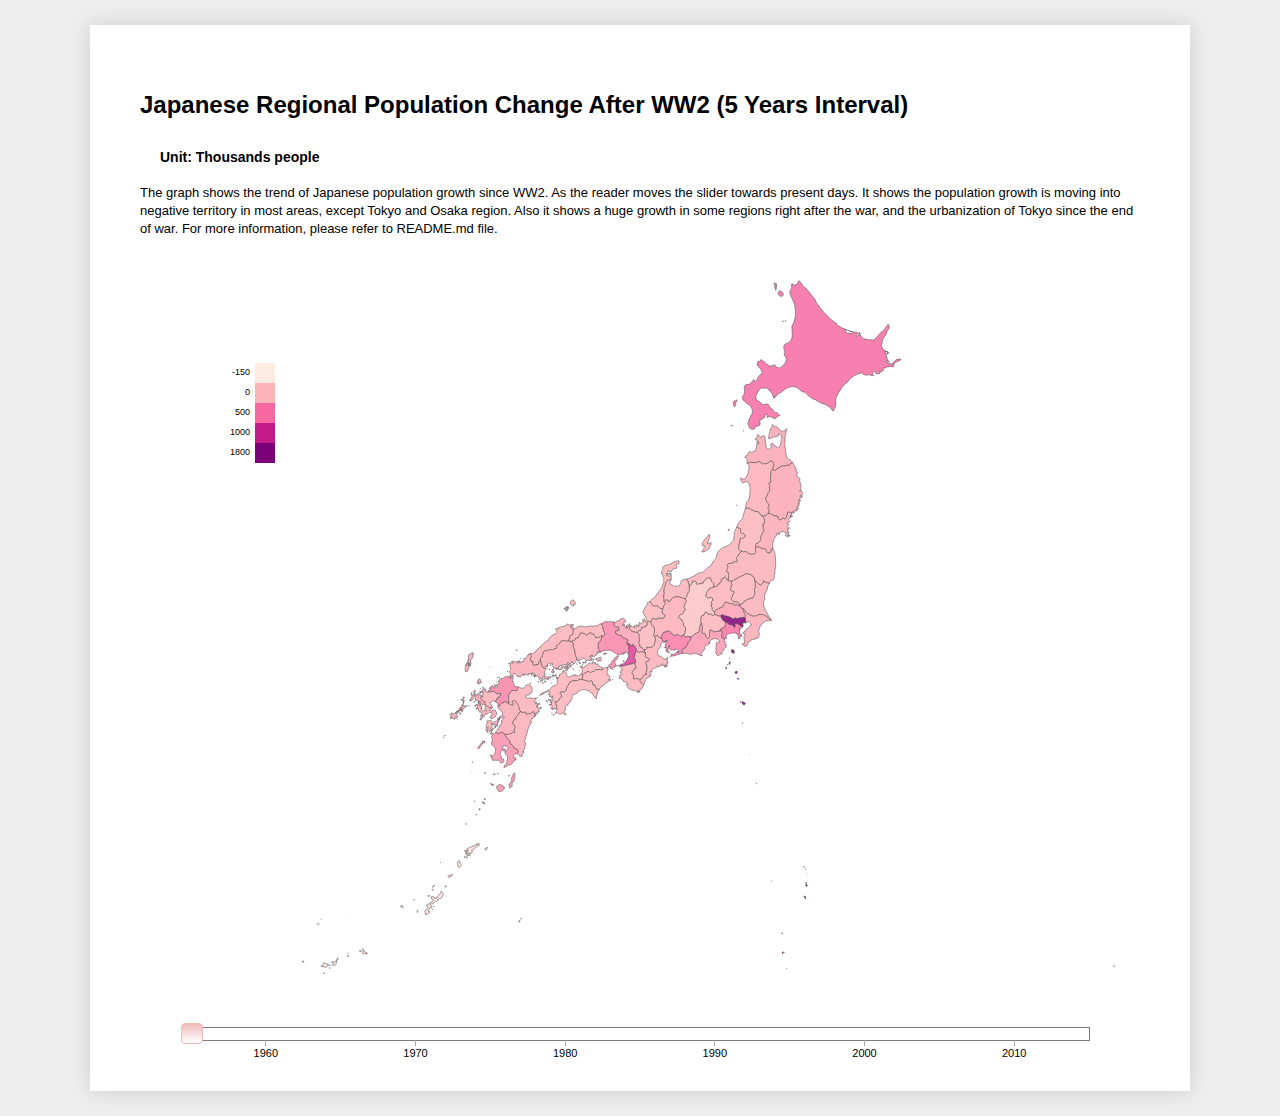
<file: data-visualization/index.html>
<!DOCTYPE html>
  <head>
    <meta charset="UTF-8">
    <script src="d3.min.js"></script>
    <script src="topojson.js"></script>
    <script src="d3.slider.js"></script>
    <link rel="stylesheet" type="text/css" href="d3.slider.css">
    <title>Japanese Regional Population Change After WW2 (5 Years Interval)</title>
    <style>
      
      #tooltip {
        position: absolute;
        top: 0;
        left: 0;
        background-color: lightsteelblue;
        text-align: center;
        padding: 5px;
      }

      .wrapper{
        max-width: 90%;
        margin: 0 auto;
      }

      body {
        font-family: Helvetica, Arial, sans-serif;
        background-color: #eee;
      }

      #maintext {
        width: 1000px;
        margin: 25px auto 25px auto;
        padding: 50px 50px 50px 50px;
        background-color: white;
        box-shadow: 0 0 20px #ccc;
      }

      h1 {
        margin-bottom: 25px;
        font-size: 24px;
        font-weight: bold;
      }

      h4 {
        margin-top: 30px;
        margin-left: 20px;
        font-size: 14px;
      }

      p {
        margin-bottom: 25px;
        font-size: 13px;
        line-height: 18px;
      }


    </style>
  </head>
  <body>

    <div id="maintext">

      <h1>Japanese Regional Population Change After WW2 (5 Years Interval)</h1>
      <h4>Unit: Thousands people</h4>
      
      <p>The graph shows the trend of Japanese population growth since WW2. As the reader moves the slider towards present days. It shows the population growth is moving into negative territory in most areas, except Tokyo and Osaka region. Also it shows a huge growth in some regions right after the war, and the urbanization of Tokyo since the end of war. For more information, please refer to README.md file.<p>


    <div class="wrapper">
      <div class="container"></div>
      <div class="slider"></div>
    </div>

    <script type="text/javascript">

    var japan;
    var keys; // variable for different key(prefecture)
    var currentKey; // variable for current selection key (year)
    var sliderKeys = []; // year variable for sliders 
    var w = 960;
    var h = 760;
    
    // Setup canvas/container
    var container = d3.select('.container');
    var svg = container.append('svg')
        .attr('width', w)
        .attr('height', h)
        .append("g");

    var g = svg.append("g");

    // Assign color to domain range
    var color = d3.scale.linear()
        .domain([-150, 0, 500, 1000, 1800])
        .range(['#feebe2', '#fbb4b9', '#f768a1', '#c51b8a', '#7a0177']);

    // Tooltip style
    var tooltip = d3.select("body")
                    .append("div")
                    .attr("id", "tooltip")
                    .style("opacity", 0);

    // Update map color function
    var updateMap = function() {
      g.selectAll('path')
        .transition()
        .duration(1000)
        .style('fill', function(d) {
          return color(d.properties[currentKey]);
        });
    }

    // Legend color
    svg.selectAll('rect.legend')
      .data(color.domain())
      .enter()
      .append('rect')
      .attr('class', 'legend')
      .attr('x', 65)
      .attr('y', function(d, i) { return 100 + 20 * i; })
      .attr('width', 20)
      .attr('height', 20)
      .attr('fill', function(d) { return color(d); });
    
    // Legend text
    svg.selectAll('text.legend')
      .data(color.domain())
      .enter()
      .append('text')
      .attr('x', 60)
      .attr('y', function(d, i) { return 100 + 20 * i + 12; })
      .attr('font-size', 9)
      .attr('text-anchor', 'end')
      .text(function(d) { return d; });

    // Read map file
    d3.json('japan.topojson', function(error, collection) {
      var japan = topojson.feature(collection, collection.objects.japan).features;

      // Setup map
      var projection = d3.geo.mercator()
                         .scale(1500)
                         .center([137, 35])
                         .translate([w / 2, h / 2]);
      var path = d3.geo.path().projection(projection);

      g.selectAll('path')
        .data(japan)
        .enter()
        .append('path')
        .attr('d', path)
        .attr('prefecture', function(d) {
          return d.properties.name;
        })
        .style('fill', function(d, i) {
          return 'white';
        })
        .attr("stroke", "#404040")
        .attr("stroke-width", 0.5)
        .style('cursor', 'pointer')
        .on('mouseover', function(d){ // Mouse over action
          tooltip.style("opacity", 1)
            .html(d.properties['name']+'<br/>'+d.properties[currentKey])
            .style("left", (d3.event.pageX + 10) + "px")
            .style("top", (d3.event.pageY - 40) + "px");

        	var self = d3.select(this);
        	self.style('fill', 'red');
        }) 
        .on('mousemove', function(d){
          tooltip
            .style("left", (d3.event.pageX + 10) + "px")
            .style("top", (d3.event.pageY - 40) + "px");
        }) // Return to previous color once mouse moved out of region 
        .on('mouseout', function(d, i){
          tooltip.style("opacity", 0);
          
          //Show the year's color which is selected
        	var self = d3.select(this);
        	self.transition()
        	  .duration(300)
            .style('fill', function(d, i) {
              return color(d.properties[currentKey]);
            });
        });

        // Read csv data 
        d3.csv('jp_pop.csv', function(error, rows) {

          // Gather data from csv
          keys = Object.keys(rows[0]).filter(function(key){ return key !== 'prefecture'; });
          
          // Prepare sliderKeys for slider
          sliderKeys = svg.selectAll('.keys')
                          .data(keys)
                          .enter()[0]
                          .map(function(x) 
                          {
                            return x['__data__'] ;
                          });
   
          var total = sliderKeys.length,
              min = sliderKeys[0],
              difference = sliderKeys[1] - sliderKeys[0],
              max = sliderKeys[total-1];
          
          // Add a slider
          d3.select('.slider').call(
            d3.slider()
              .axis(true)
              .min(min)
              .max(max)
              .step(difference)
              .on("slide", function(evt, value) {
              currentKey = value;

              d3.selectAll('.keys')
                .classed("selected", function(){return (d3.select(this).attr('value') === currentKey)});
              updateMap();
            })
          );

          // Read population data for that year
          for (var i = 0; i < rows.length; i++) {
            var municipality = japan.filter(function(obj) {
              return (obj.properties['name'] === rows[i]['prefecture']);
            })[0];

            if (municipality) {
              keys.forEach(function(key){
                municipality.properties[key] = rows[i][key];
              });
        		}
          }

          // Set data to the first year when first load map
          currentKey = keys[0];
          updateMap();
        });
    });

    </script>

 </body>
</html>
</file>
<file: data-visualization/d3.slider.css>
.d3-slider {
    position: relative;
    font-family: Verdana,Arial,sans-serif;
    font-size: 9;
    border: 0.5px solid #827878;
    z-index: 2;
    fill: black;
}

.d3-slider-horizontal {
    height: .8em;
}  

.d3-slider-range {
  background:#2980b9;
  left:50px;
  right:50px;
  height: 0.8em;
  position: absolute;
}

.d3-slider-range-vertical {
  background:#2980b9;
  left:50px;
  right:-50px;
  position: absolute;
  top:0;
}

.d3-slider-vertical {
    width: .8em;
    height: 100px;
}      

.d3-slider-handle {
    position: absolute;
    width: 1.2em;
    height: 1.2em;
    border: 1px solid #edbbbb;
    border-radius: 4px;
    background: red;
    background: linear-gradient(to bottom, #edbbbb 0%, #ffffff 100%);
    z-index: 3;
}

.d3-slider-handle:hover {
    border: 1px solid #999999;
}

.d3-slider-horizontal .d3-slider-handle {
    top: -.3em;
    margin-left: -.6em;
}

.d3-slider-axis {
    position: relative;
    z-index: 1;    
}

.d3-slider-axis-bottom {
    top: .8em;
}

.d3-slider-axis-right {
    left: .8em;
}

.d3-slider-axis path {
    stroke-width: 0;
    fill: none;
}

.d3-slider-axis line {
    fill: none;
    stroke: #aaa;
    shape-rendering: crispEdges;
}

.d3-slider-axis text {
    font-size: 11px;
}

.d3-slider-vertical .d3-slider-handle {
    left: -.25em;
    margin-left: 0;
    margin-bottom: -.6em;      
}
</file>
